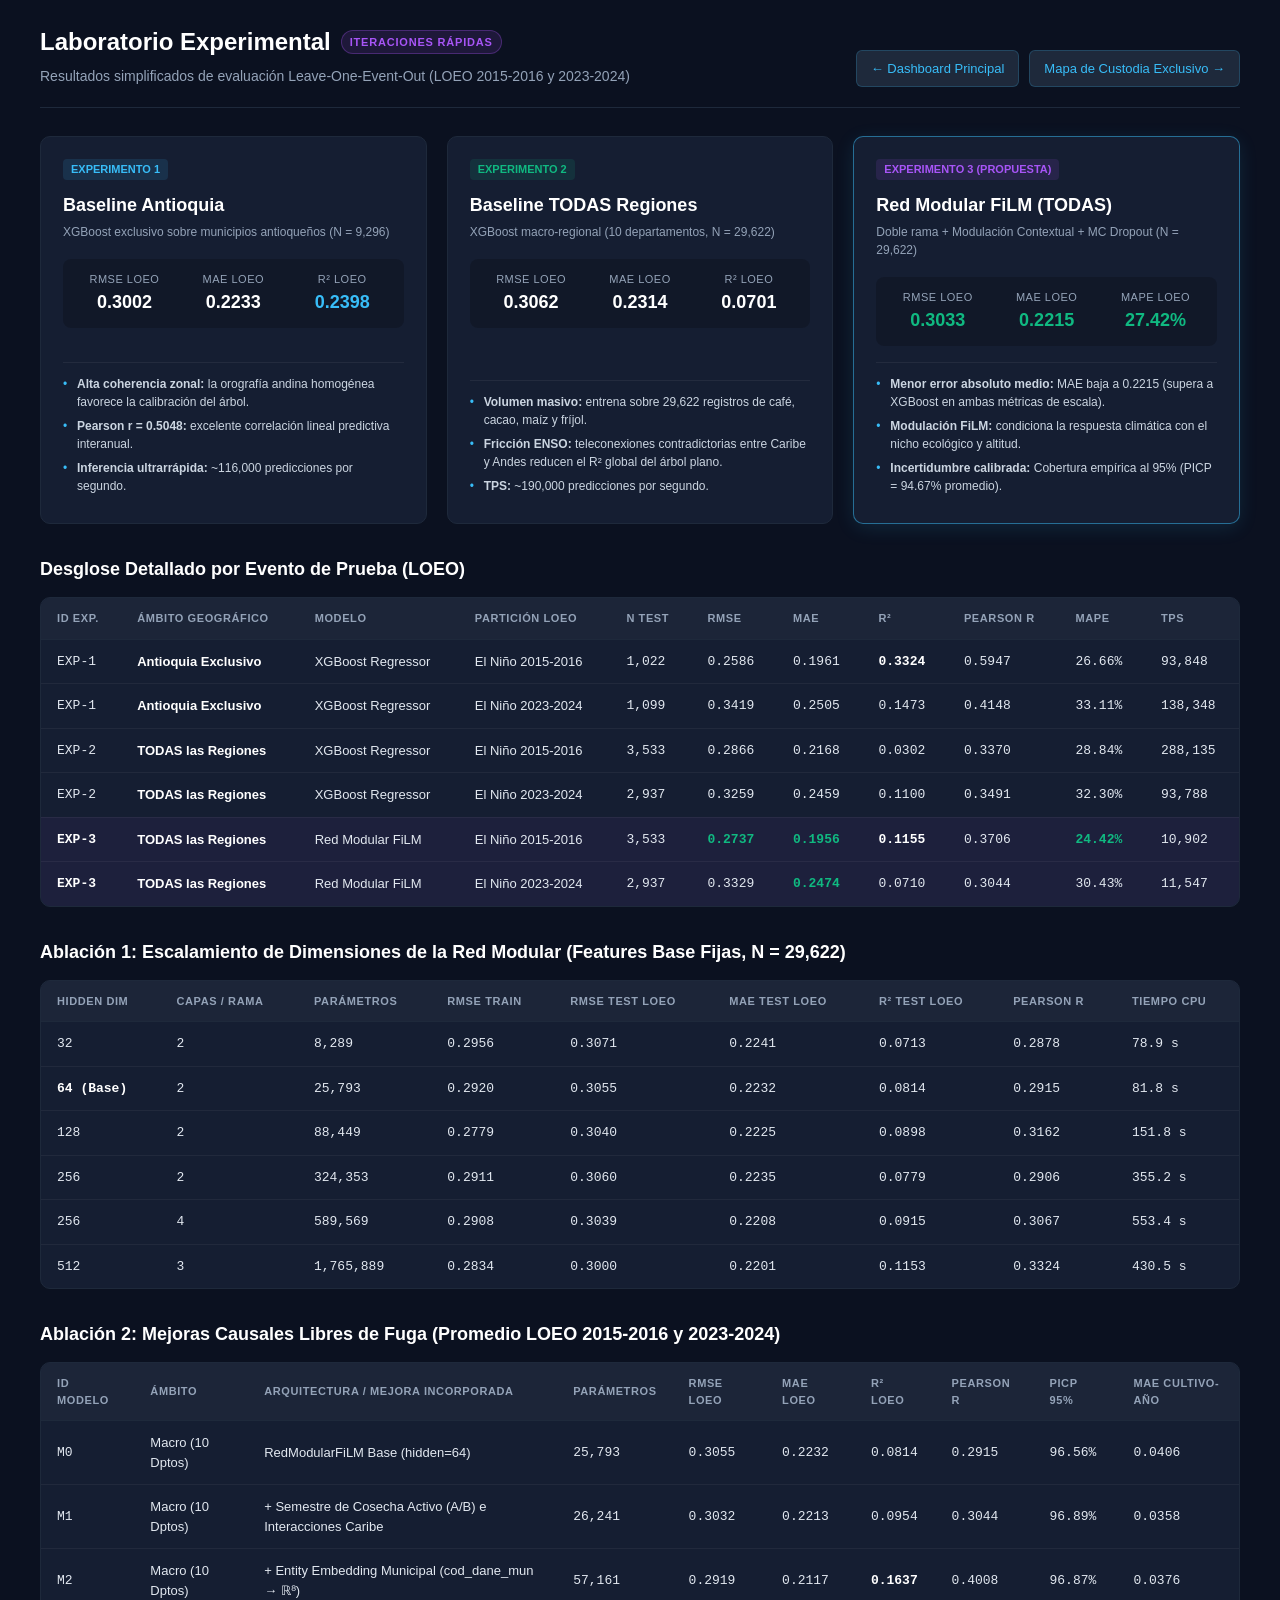
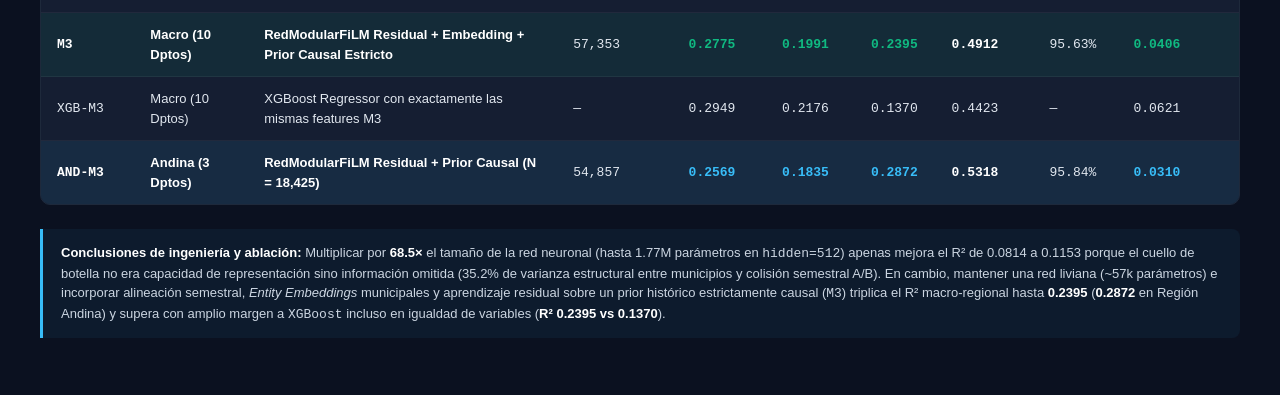
<file: Experimental/index.html>
<!DOCTYPE html>
<html lang="es">
<head>
  <meta charset="UTF-8">
  <meta name="viewport" content="width=device-width, initial-scale=1.0">
  <title>Laboratorio Experimental - Resultados Simplificados</title>
  <style>
    :root {
      --bg-color: #0b1120;
      --card-bg: #151e32;
      --card-border: #1e293b;
      --card-hover: #1e2c4a;
      --primary: #38bdf8;
      --primary-dim: rgba(56, 189, 248, 0.12);
      --accent: #10b981;
      --accent-dim: rgba(16, 185, 129, 0.12);
      --warning: #f59e0b;
      --warning-dim: rgba(245, 158, 11, 0.12);
      --purple: #a855f7;
      --purple-dim: rgba(168, 85, 247, 0.12);
      --text: #f1f5f9;
      --text-muted: #94a3b8;
      --font: -apple-system, BlinkMacSystemFont, "Segoe UI", Roboto, Helvetica, Arial, sans-serif;
    }

    * { box-sizing: border-box; margin: 0; padding: 0; }
    body {
      background-color: var(--bg-color);
      color: var(--text);
      font-family: var(--font);
      line-height: 1.5;
      padding: 24px 20px 60px;
    }

    .container {
      max-width: 1200px;
      margin: 0 auto;
    }

    header {
      margin-bottom: 28px;
      padding-bottom: 20px;
      border-bottom: 1px solid var(--card-border);
      display: flex;
      flex-wrap: wrap;
      justify-content: space-between;
      align-items: flex-end;
      gap: 16px;
    }

    .header-title h1 {
      font-size: 24px;
      font-weight: 700;
      color: #fff;
      display: flex;
      align-items: center;
      gap: 10px;
    }

    .badge-lab {
      font-size: 11px;
      text-transform: uppercase;
      letter-spacing: 0.8px;
      background: var(--purple-dim);
      color: var(--purple);
      border: 1px solid rgba(168, 85, 247, 0.3);
      padding: 3px 8px;
      border-radius: 999px;
      font-weight: 600;
    }

    .header-title p {
      color: var(--text-muted);
      font-size: 14px;
      margin-top: 6px;
    }

    .nav-links {
      display: flex;
      gap: 10px;
    }

    .btn-link {
      display: inline-flex;
      align-items: center;
      gap: 6px;
      background: #1e293b;
      color: var(--primary);
      text-decoration: none;
      padding: 8px 14px;
      border-radius: 6px;
      font-size: 13px;
      font-weight: 500;
      transition: all 0.2s ease;
      border: 1px solid rgba(56, 189, 248, 0.2);
    }

    .btn-link:hover {
      background: #27354f;
      border-color: var(--primary);
      color: #fff;
    }

    /* Grid de tarjetas comparativas */
    .exp-grid {
      display: grid;
      grid-template-columns: repeat(auto-fit, minmax(340px, 1fr));
      gap: 20px;
      margin-bottom: 32px;
    }

    .exp-card {
      background: var(--card-bg);
      border: 1px solid var(--card-border);
      border-radius: 10px;
      padding: 22px;
      transition: transform 0.2s, border-color 0.2s;
      position: relative;
      display: flex;
      flex-direction: column;
    }

    .exp-card:hover {
      border-color: var(--primary);
      transform: translateY(-2px);
    }

    .exp-card.featured {
      border-color: rgba(56, 189, 248, 0.5);
      box-shadow: 0 4px 20px -2px rgba(56, 189, 248, 0.15);
    }

    .card-tag {
      display: inline-block;
      font-size: 11px;
      font-weight: 600;
      text-transform: uppercase;
      padding: 2px 8px;
      border-radius: 4px;
      margin-bottom: 12px;
      width: fit-content;
    }

    .tag-blue { background: var(--primary-dim); color: var(--primary); }
    .tag-green { background: var(--accent-dim); color: var(--accent); }
    .tag-purple { background: var(--purple-dim); color: var(--purple); }

    .card-title {
      font-size: 18px;
      font-weight: 600;
      color: #fff;
      margin-bottom: 4px;
    }

    .card-sub {
      font-size: 12px;
      color: var(--text-muted);
      margin-bottom: 18px;
    }

    .metric-row {
      display: grid;
      grid-template-columns: repeat(3, 1fr);
      gap: 10px;
      background: rgba(0, 0, 0, 0.2);
      padding: 12px;
      border-radius: 8px;
      margin-bottom: 16px;
      text-align: center;
    }

    .metric-cell .label {
      font-size: 11px;
      color: var(--text-muted);
      text-transform: uppercase;
      letter-spacing: 0.5px;
    }

    .metric-cell .val {
      font-size: 18px;
      font-weight: 700;
      color: #fff;
      margin-top: 2px;
    }

    .metric-cell .val.highlight {
      color: var(--accent);
    }

    .metric-cell .val.highlight-blue {
      color: var(--primary);
    }

    .notes-list {
      font-size: 12px;
      color: #cbd5e1;
      list-style: none;
      margin-top: auto;
      border-top: 1px solid rgba(255, 255, 255, 0.06);
      padding-top: 12px;
    }

    .notes-list li {
      margin-bottom: 6px;
      position: relative;
      padding-left: 14px;
    }

    .notes-list li::before {
      content: "•";
      position: absolute;
      left: 0;
      color: var(--primary);
    }

    /* Tabla comparativa */
    .section-title {
      font-size: 18px;
      font-weight: 600;
      color: #fff;
      margin: 32px 0 14px;
      display: flex;
      align-items: center;
      gap: 8px;
    }

    .table-container {
      background: var(--card-bg);
      border: 1px solid var(--card-border);
      border-radius: 10px;
      overflow-x: auto;
    }

    table {
      width: 100%;
      border-collapse: collapse;
      text-align: left;
      font-size: 13px;
    }

    th {
      background: rgba(255, 255, 255, 0.03);
      color: var(--text-muted);
      font-weight: 600;
      text-transform: uppercase;
      font-size: 11px;
      letter-spacing: 0.6px;
      padding: 12px 16px;
      border-bottom: 1px solid var(--card-border);
    }

    td {
      padding: 12px 16px;
      border-bottom: 1px solid rgba(255, 255, 255, 0.05);
      color: #e2e8f0;
    }

    tr:last-child td { border-bottom: none; }
    tr:hover td { background: rgba(255, 255, 255, 0.02); }

    .bold-white { font-weight: 600; color: #fff; }
    .mono { font-family: ui-monospace, SFMono-Regular, Menlo, Monaco, Consolas, monospace; }

    .banner-note {
      margin-top: 24px;
      background: rgba(56, 189, 248, 0.06);
      border-left: 3px solid var(--primary);
      padding: 14px 18px;
      border-radius: 0 8px 8px 0;
      font-size: 13px;
      color: #cbd5e1;
    }

    .banner-note strong { color: #fff; }
  </style>
</head>
<body>
  <div class="container">
    <header>
      <div class="header-title">
        <h1>
          Laboratorio Experimental
          <span class="badge-lab">Iteraciones Rápidas</span>
        </h1>
        <p>Resultados simplificados de evaluación Leave-One-Event-Out (LOEO 2015-2016 y 2023-2024)</p>
      </div>
      <div class="nav-links">
        <a href="../dashboard_tecnico/index.html" class="btn-link">
          ← Dashboard Principal
        </a>
        <a href="../dashboard_tecnico/exclusivo.html" class="btn-link">
          Mapa de Custodia Exclusivo →
        </a>
      </div>
    </header>

    <!-- Tarjetas de los 3 Experimentos -->
    <div class="exp-grid">
      <!-- Exp 1 -->
      <div class="exp-card">
        <span class="card-tag tag-blue">Experimento 1</span>
        <h2 class="card-title">Baseline Antioquia</h2>
        <div class="card-sub">XGBoost exclusivo sobre municipios antioqueños (N = 9,296)</div>
        <div class="metric-row">
          <div class="metric-cell">
            <div class="label">RMSE LOEO</div>
            <div class="val">0.3002</div>
          </div>
          <div class="metric-cell">
            <div class="label">MAE LOEO</div>
            <div class="val">0.2233</div>
          </div>
          <div class="metric-cell">
            <div class="label">R² LOEO</div>
            <div class="val highlight-blue">0.2398</div>
          </div>
        </div>
        <ul class="notes-list">
          <li><strong>Alta coherencia zonal:</strong> la orografía andina homogénea favorece la calibración del árbol.</li>
          <li><strong>Pearson r = 0.5048:</strong> excelente correlación lineal predictiva interanual.</li>
          <li><strong>Inferencia ultrarrápida:</strong> ~116,000 predicciones por segundo.</li>
        </ul>
      </div>

      <!-- Exp 2 -->
      <div class="exp-card">
        <span class="card-tag tag-green">Experimento 2</span>
        <h2 class="card-title">Baseline TODAS Regiones</h2>
        <div class="card-sub">XGBoost macro-regional (10 departamentos, N = 29,622)</div>
        <div class="metric-row">
          <div class="metric-cell">
            <div class="label">RMSE LOEO</div>
            <div class="val">0.3062</div>
          </div>
          <div class="metric-cell">
            <div class="label">MAE LOEO</div>
            <div class="val">0.2314</div>
          </div>
          <div class="metric-cell">
            <div class="label">R² LOEO</div>
            <div class="val">0.0701</div>
          </div>
        </div>
        <ul class="notes-list">
          <li><strong>Volumen masivo:</strong> entrena sobre 29,622 registros de café, cacao, maíz y fríjol.</li>
          <li><strong>Fricción ENSO:</strong> teleconexiones contradictorias entre Caribe y Andes reducen el R² global del árbol plano.</li>
          <li><strong>TPS:</strong> ~190,000 predicciones por segundo.</li>
        </ul>
      </div>

      <!-- Exp 3 -->
      <div class="exp-card featured">
        <span class="card-tag tag-purple">Experimento 3 (Propuesta)</span>
        <h2 class="card-title">Red Modular FiLM (TODAS)</h2>
        <div class="card-sub">Doble rama + Modulación Contextual + MC Dropout (N = 29,622)</div>
        <div class="metric-row">
          <div class="metric-cell">
            <div class="label">RMSE LOEO</div>
            <div class="val highlight">0.3033</div>
          </div>
          <div class="metric-cell">
            <div class="label">MAE LOEO</div>
            <div class="val highlight">0.2215</div>
          </div>
          <div class="metric-cell">
            <div class="label">MAPE LOEO</div>
            <div class="val highlight">27.42%</div>
          </div>
        </div>
        <ul class="notes-list">
          <li><strong>Menor error absoluto medio:</strong> MAE baja a 0.2215 (supera a XGBoost en ambas métricas de escala).</li>
          <li><strong>Modulación FiLM:</strong> condiciona la respuesta climática con el nicho ecológico y altitud.</li>
          <li><strong>Incertidumbre calibrada:</strong> Cobertura empírica al 95% (PICP = 94.67% promedio).</li>
        </ul>
      </div>
    </div>

    <!-- Tabla Detallada por Split LOEO -->
    <h3 class="section-title">Desglose Detallado por Evento de Prueba (LOEO)</h3>
    <div class="table-container">
      <table>
        <thead>
          <tr>
            <th>ID Exp.</th>
            <th>Ámbito Geográfico</th>
            <th>Modelo</th>
            <th>Partición LOEO</th>
            <th>N Test</th>
            <th>RMSE</th>
            <th>MAE</th>
            <th>R²</th>
            <th>Pearson r</th>
            <th>MAPE</th>
            <th>TPS</th>
          </tr>
        </thead>
        <tbody>
          <tr>
            <td class="mono">EXP-1</td>
            <td class="bold-white">Antioquia Exclusivo</td>
            <td>XGBoost Regressor</td>
            <td>El Niño 2015-2016</td>
            <td class="mono">1,022</td>
            <td class="mono">0.2586</td>
            <td class="mono">0.1961</td>
            <td class="mono bold-white">0.3324</td>
            <td class="mono">0.5947</td>
            <td class="mono">26.66%</td>
            <td class="mono">93,848</td>
          </tr>
          <tr>
            <td class="mono">EXP-1</td>
            <td class="bold-white">Antioquia Exclusivo</td>
            <td>XGBoost Regressor</td>
            <td>El Niño 2023-2024</td>
            <td class="mono">1,099</td>
            <td class="mono">0.3419</td>
            <td class="mono">0.2505</td>
            <td class="mono">0.1473</td>
            <td class="mono">0.4148</td>
            <td class="mono">33.11%</td>
            <td class="mono">138,348</td>
          </tr>
          <tr>
            <td class="mono">EXP-2</td>
            <td class="bold-white">TODAS las Regiones</td>
            <td>XGBoost Regressor</td>
            <td>El Niño 2015-2016</td>
            <td class="mono">3,533</td>
            <td class="mono">0.2866</td>
            <td class="mono">0.2168</td>
            <td class="mono">0.0302</td>
            <td class="mono">0.3370</td>
            <td class="mono">28.84%</td>
            <td class="mono">288,135</td>
          </tr>
          <tr>
            <td class="mono">EXP-2</td>
            <td class="bold-white">TODAS las Regiones</td>
            <td>XGBoost Regressor</td>
            <td>El Niño 2023-2024</td>
            <td class="mono">2,937</td>
            <td class="mono">0.3259</td>
            <td class="mono">0.2459</td>
            <td class="mono">0.1100</td>
            <td class="mono">0.3491</td>
            <td class="mono">32.30%</td>
            <td class="mono">93,788</td>
          </tr>
          <tr style="background: rgba(168, 85, 247, 0.05);">
            <td class="mono bold-white">EXP-3</td>
            <td class="bold-white">TODAS las Regiones</td>
            <td>Red Modular FiLM</td>
            <td>El Niño 2015-2016</td>
            <td class="mono">3,533</td>
            <td class="mono bold-white" style="color: var(--accent);">0.2737</td>
            <td class="mono bold-white" style="color: var(--accent);">0.1956</td>
            <td class="mono bold-white">0.1155</td>
            <td class="mono">0.3706</td>
            <td class="mono bold-white" style="color: var(--accent);">24.42%</td>
            <td class="mono">10,902</td>
          </tr>
          <tr style="background: rgba(168, 85, 247, 0.05);">
            <td class="mono bold-white">EXP-3</td>
            <td class="bold-white">TODAS las Regiones</td>
            <td>Red Modular FiLM</td>
            <td>El Niño 2023-2024</td>
            <td class="mono">2,937</td>
            <td class="mono">0.3329</td>
            <td class="mono bold-white" style="color: var(--accent);">0.2474</td>
            <td class="mono">0.0710</td>
            <td class="mono">0.3044</td>
            <td class="mono">30.43%</td>
            <td class="mono">11,547</td>
          </tr>
        </tbody>
      </table>
    </div>

    <!-- Sección 2: Escalamiento de Dimensiones -->
    <h3 class="section-title">Ablación 1: Escalamiento de Dimensiones de la Red Modular (Features Base Fijas, N = 29,622)</h3>
    <div class="table-container">
      <table>
        <thead>
          <tr>
            <th>Hidden Dim</th>
            <th>Capas / Rama</th>
            <th>Parámetros</th>
            <th>RMSE Train</th>
            <th>RMSE Test LOEO</th>
            <th>MAE Test LOEO</th>
            <th>R² Test LOEO</th>
            <th>Pearson r</th>
            <th>Tiempo CPU</th>
          </tr>
        </thead>
        <tbody>
          <tr>
            <td class="mono">32</td>
            <td class="mono">2</td>
            <td class="mono">8,289</td>
            <td class="mono">0.2956</td>
            <td class="mono">0.3071</td>
            <td class="mono">0.2241</td>
            <td class="mono">0.0713</td>
            <td class="mono">0.2878</td>
            <td class="mono">78.9 s</td>
          </tr>
          <tr>
            <td class="mono bold-white">64 (Base)</td>
            <td class="mono">2</td>
            <td class="mono">25,793</td>
            <td class="mono">0.2920</td>
            <td class="mono">0.3055</td>
            <td class="mono">0.2232</td>
            <td class="mono">0.0814</td>
            <td class="mono">0.2915</td>
            <td class="mono">81.8 s</td>
          </tr>
          <tr>
            <td class="mono">128</td>
            <td class="mono">2</td>
            <td class="mono">88,449</td>
            <td class="mono">0.2779</td>
            <td class="mono">0.3040</td>
            <td class="mono">0.2225</td>
            <td class="mono">0.0898</td>
            <td class="mono">0.3162</td>
            <td class="mono">151.8 s</td>
          </tr>
          <tr>
            <td class="mono">256</td>
            <td class="mono">2</td>
            <td class="mono">324,353</td>
            <td class="mono">0.2911</td>
            <td class="mono">0.3060</td>
            <td class="mono">0.2235</td>
            <td class="mono">0.0779</td>
            <td class="mono">0.2906</td>
            <td class="mono">355.2 s</td>
          </tr>
          <tr>
            <td class="mono">256</td>
            <td class="mono">4</td>
            <td class="mono">589,569</td>
            <td class="mono">0.2908</td>
            <td class="mono">0.3039</td>
            <td class="mono">0.2208</td>
            <td class="mono">0.0915</td>
            <td class="mono">0.3067</td>
            <td class="mono">553.4 s</td>
          </tr>
          <tr>
            <td class="mono">512</td>
            <td class="mono">3</td>
            <td class="mono">1,765,889</td>
            <td class="mono">0.2834</td>
            <td class="mono">0.3000</td>
            <td class="mono">0.2201</td>
            <td class="mono">0.1153</td>
            <td class="mono">0.3324</td>
            <td class="mono">430.5 s</td>
          </tr>
        </tbody>
      </table>
    </div>

    <!-- Sección 3: Mejoras Estructurales Libres de Fuga -->
    <h3 class="section-title">Ablación 2: Mejoras Causales Libres de Fuga (Promedio LOEO 2015-2016 y 2023-2024)</h3>
    <div class="table-container">
      <table>
        <thead>
          <tr>
            <th>ID Modelo</th>
            <th>Ámbito</th>
            <th>Arquitectura / Mejora Incorporada</th>
            <th>Parámetros</th>
            <th>RMSE LOEO</th>
            <th>MAE LOEO</th>
            <th>R² LOEO</th>
            <th>Pearson r</th>
            <th>PICP 95%</th>
            <th>MAE Cultivo-Año</th>
          </tr>
        </thead>
        <tbody>
          <tr>
            <td class="mono">M0</td>
            <td>Macro (10 Dptos)</td>
            <td>RedModularFiLM Base (hidden=64)</td>
            <td class="mono">25,793</td>
            <td class="mono">0.3055</td>
            <td class="mono">0.2232</td>
            <td class="mono">0.0814</td>
            <td class="mono">0.2915</td>
            <td class="mono">96.56%</td>
            <td class="mono">0.0406</td>
          </tr>
          <tr>
            <td class="mono">M1</td>
            <td>Macro (10 Dptos)</td>
            <td>+ Semestre de Cosecha Activo (A/B) e Interacciones Caribe</td>
            <td class="mono">26,241</td>
            <td class="mono">0.3032</td>
            <td class="mono">0.2213</td>
            <td class="mono">0.0954</td>
            <td class="mono">0.3044</td>
            <td class="mono">96.89%</td>
            <td class="mono">0.0358</td>
          </tr>
          <tr>
            <td class="mono">M2</td>
            <td>Macro (10 Dptos)</td>
            <td>+ Entity Embedding Municipal (cod_dane_mun → ℝ⁸)</td>
            <td class="mono">57,161</td>
            <td class="mono">0.2919</td>
            <td class="mono">0.2117</td>
            <td class="mono bold-white">0.1637</td>
            <td class="mono">0.4008</td>
            <td class="mono">96.87%</td>
            <td class="mono">0.0376</td>
          </tr>
          <tr style="background: rgba(16, 185, 129, 0.08);">
            <td class="mono bold-white">M3</td>
            <td class="bold-white">Macro (10 Dptos)</td>
            <td class="bold-white">RedModularFiLM Residual + Embedding + Prior Causal Estricto</td>
            <td class="mono">57,353</td>
            <td class="mono bold-white" style="color: var(--accent);">0.2775</td>
            <td class="mono bold-white" style="color: var(--accent);">0.1991</td>
            <td class="mono bold-white" style="color: var(--accent);">0.2395</td>
            <td class="mono bold-white">0.4912</td>
            <td class="mono">95.63%</td>
            <td class="mono bold-white" style="color: var(--accent);">0.0406</td>
          </tr>
          <tr>
            <td class="mono">XGB-M3</td>
            <td>Macro (10 Dptos)</td>
            <td>XGBoost Regressor con exactamente las mismas features M3</td>
            <td class="mono">—</td>
            <td class="mono">0.2949</td>
            <td class="mono">0.2176</td>
            <td class="mono">0.1370</td>
            <td class="mono">0.4423</td>
            <td class="mono">—</td>
            <td class="mono">0.0621</td>
          </tr>
          <tr style="background: rgba(56, 189, 248, 0.08);">
            <td class="mono bold-white">AND-M3</td>
            <td class="bold-white">Andina (3 Dptos)</td>
            <td class="bold-white">RedModularFiLM Residual + Prior Causal (N = 18,425)</td>
            <td class="mono">54,857</td>
            <td class="mono bold-white" style="color: var(--primary);">0.2569</td>
            <td class="mono bold-white" style="color: var(--primary);">0.1835</td>
            <td class="mono bold-white" style="color: var(--primary);">0.2872</td>
            <td class="mono bold-white">0.5318</td>
            <td class="mono">95.84%</td>
            <td class="mono bold-white" style="color: var(--primary);">0.0310</td>
          </tr>
        </tbody>
      </table>
    </div>

    <!-- Banner Explicativo -->
    <div class="banner-note">
      <strong>Conclusiones de ingeniería y ablación:</strong>
      Multiplicar por <strong>68.5×</strong> el tamaño de la red neuronal (hasta 1.77M parámetros en <code>hidden=512</code>) apenas mejora el R² de 0.0814 a 0.1153 porque el cuello de botella no era capacidad de representación sino información omitida (35.2% de varianza estructural entre municipios y colisión semestral A/B). En cambio, mantener una red liviana (~57k parámetros) e incorporar alineación semestral, <em>Entity Embeddings</em> municipales y aprendizaje residual sobre un prior histórico estrictamente causal (<code>M3</code>) triplica el R² macro-regional hasta <strong>0.2395</strong> (<strong>0.2872</strong> en Región Andina) y supera con amplio margen a <code>XGBoost</code> incluso en igualdad de variables (<strong>R² 0.2395 vs 0.1370</strong>).
    </div>
  </div>
</body>
</html>
</file>
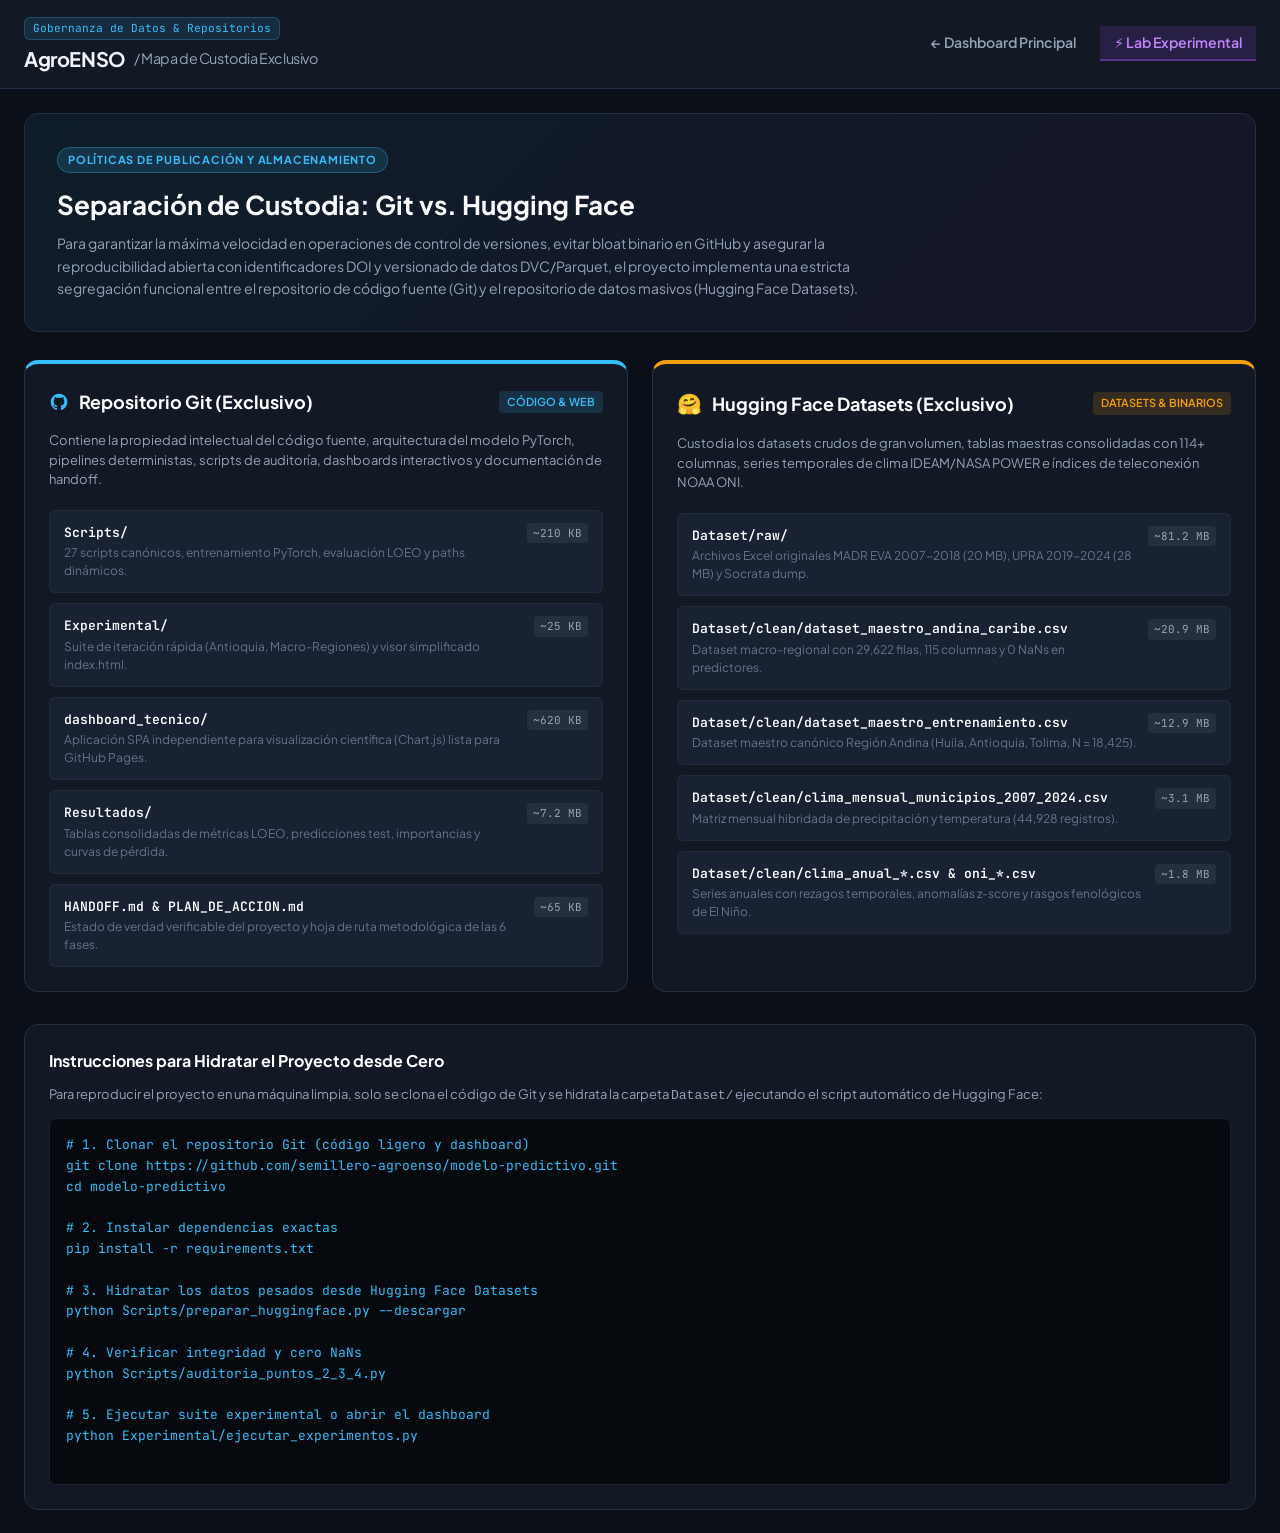
<file: dashboard_tecnico/exclusivo.html>
<!doctype html>
<html lang="es-CO">
<head>
  <meta charset="utf-8">
  <meta name="viewport" content="width=device-width, initial-scale=1">
  <title>AgroENSO · Exclusivo: Mapa de Custodia Git & Hugging Face</title>
  <meta name="description" content="Detalle de segregación y gobernanza de datos y código: qué vive exclusivamente en el repositorio Git y qué vive exclusivamente en Hugging Face Datasets.">

  <link rel="preconnect" href="https://fonts.googleapis.com">
  <link rel="preconnect" href="https://fonts.gstatic.com" crossorigin>
  <link rel="stylesheet" href="https://fonts.googleapis.com/css2?family=JetBrains+Mono:wght@400;500;600&family=Plus+Jakarta+Sans:wght@400;500;600;700&display=swap">

  <link rel="stylesheet" href="css/dashboard.css">
  <style>
    .exclusivo-hero {
      background: linear-gradient(135deg, rgba(56, 189, 248, 0.08) 0%, rgba(139, 92, 246, 0.08) 100%);
      border: 1px solid var(--border-color);
      border-radius: var(--radius-lg);
      padding: 32px;
      margin-bottom: 28px;
    }
    .hero-badge {
      display: inline-block;
      font-size: 11px;
      font-weight: 700;
      letter-spacing: 0.8px;
      text-transform: uppercase;
      background: rgba(56, 189, 248, 0.15);
      color: var(--accent-blue);
      border: 1px solid rgba(56, 189, 248, 0.3);
      padding: 4px 10px;
      border-radius: 999px;
      margin-bottom: 12px;
    }
    .exclusivo-hero h2 {
      font-size: 26px;
      font-weight: 700;
      color: #fff;
      margin-bottom: 8px;
    }
    .exclusivo-hero p {
      color: var(--text-muted);
      font-size: 14px;
      max-width: 860px;
      line-height: 1.6;
    }

    .split-grid {
      display: grid;
      grid-template-columns: repeat(auto-fit, minmax(460px, 1fr));
      gap: 24px;
      margin-bottom: 32px;
    }
    @media (max-width: 600px) {
      .split-grid { grid-template-columns: 1fr; }
    }

    .vault-card {
      background: var(--bg-card);
      border: 1px solid var(--border-color);
      border-radius: var(--radius-lg);
      padding: 24px;
      display: flex;
      flex-direction: column;
      position: relative;
    }
    .vault-card.git-vault {
      border-top: 4px solid var(--accent-blue);
    }
    .vault-card.hf-vault {
      border-top: 4px solid var(--accent-amber);
    }

    .vault-header {
      display: flex;
      align-items: center;
      justify-content: space-between;
      margin-bottom: 16px;
    }
    .vault-title {
      font-size: 18px;
      font-weight: 700;
      color: #fff;
      display: flex;
      align-items: center;
      gap: 10px;
    }
    .vault-pill {
      font-size: 11px;
      font-weight: 600;
      padding: 3px 8px;
      border-radius: 4px;
      text-transform: uppercase;
    }
    .pill-git { background: rgba(56, 189, 248, 0.15); color: var(--accent-blue); }
    .pill-hf { background: rgba(245, 158, 11, 0.15); color: var(--accent-amber); }

    .vault-desc {
      font-size: 13px;
      color: var(--text-muted);
      margin-bottom: 20px;
      line-height: 1.5;
    }

    .vault-items {
      list-style: none;
      display: flex;
      flex-direction: column;
      gap: 10px;
    }
    .vault-item {
      background: var(--bg-card-sub);
      border: 1px solid rgba(255, 255, 255, 0.04);
      border-radius: var(--radius-sm);
      padding: 12px 14px;
      display: flex;
      justify-content: space-between;
      align-items: flex-start;
      gap: 12px;
    }
    .item-info .item-name {
      font-family: var(--font-mono);
      font-size: 13px;
      font-weight: 600;
      color: #fff;
    }
    .item-info .item-sub {
      font-size: 12px;
      color: var(--text-dim);
      margin-top: 2px;
    }
    .item-badge {
      font-size: 11px;
      font-family: var(--font-mono);
      padding: 2px 6px;
      border-radius: 4px;
      background: rgba(255, 255, 255, 0.06);
      color: var(--text-muted);
      white-space: nowrap;
    }

    .guide-box {
      background: var(--bg-card);
      border: 1px solid var(--border-color);
      border-radius: var(--radius-lg);
      padding: 24px;
      margin-top: 28px;
    }
    .guide-box h3 {
      font-size: 16px;
      font-weight: 700;
      color: #fff;
      margin-bottom: 12px;
    }
    .code-block {
      background: #06090e;
      border: 1px solid #1a2233;
      border-radius: var(--radius-sm);
      padding: 16px;
      font-family: var(--font-mono);
      font-size: 13px;
      color: #38bdf8;
      overflow-x: auto;
      margin-top: 10px;
      line-height: 1.6;
    }
  </style>
</head>
<body>

  <!-- Barra superior técnica -->
  <header class="topbar">
    <div class="topbar__wrap">
      <div class="topbar__brand">
        <span class="badge-tag">Gobernanza de Datos & Repositorios</span>
        <h1>AgroENSO <span class="sub">/ Mapa de Custodia Exclusivo</span></h1>
      </div>
      <div class="topbar__meta">
        <a href="index.html" class="tab-btn" style="text-decoration:none; padding: 6px 14px;">
          ← Dashboard Principal
        </a>
        <a href="../Experimental/index.html" class="tab-btn" style="text-decoration:none; padding: 6px 14px; background: rgba(168, 85, 247, 0.15); border-color: rgba(168, 85, 247, 0.4); color: #c084fc;">
          ⚡ Lab Experimental
        </a>
      </div>
    </div>
  </header>

  <main class="main-content" style="max-width: 1440px; margin: 0 auto; padding: 24px;">

    <!-- Banner Hero -->
    <div class="exclusivo-hero">
      <span class="hero-badge">Políticas de Publicación y Almacenamiento</span>
      <h2>Separación de Custodia: Git vs. Hugging Face</h2>
      <p>
        Para garantizar la máxima velocidad en operaciones de control de versiones, evitar bloat binario en GitHub y asegurar la reproducibilidad abierta con identificadores DOI y versionado de datos DVC/Parquet, el proyecto implementa una estricta segregación funcional entre el repositorio de código fuente (Git) y el repositorio de datos masivos (Hugging Face Datasets).
      </p>
    </div>

    <!-- Comparativa de Bóvedas Exclusivas -->
    <div class="split-grid">
      
      <!-- Bóveda Git -->
      <div class="vault-card git-vault">
        <div class="vault-header">
          <div class="vault-title">
            <svg width="20" height="20" fill="currentColor" viewBox="0 0 24 24" style="color:var(--accent-blue)"><path d="M12 2C6.477 2 2 6.477 2 12c0 4.42 2.87 8.17 6.84 9.5.5.08.66-.23.66-.5v-1.69c-2.77.6-3.36-1.34-3.36-1.34-.46-1.16-1.11-1.47-1.11-1.47-.91-.62.07-.6.07-.6 1 .07 1.53 1.03 1.53 1.03.87 1.52 2.34 1.07 2.91.83.1-.65.35-1.09.63-1.34-2.22-.25-4.55-1.11-4.55-4.92 0-1.11.38-2 1.03-2.71-.1-.25-.45-1.29.1-2.64 0 0 .84-.27 2.75 1.02.79-.22 1.65-.33 2.5-.33.85 0 1.71.11 2.5.33 1.91-1.29 2.75-1.02 2.75-1.02.55 1.35.2 2.39.1 2.64.65.71 1.03 1.6 1.03 2.71 0 3.82-2.34 4.66-4.57 4.91.36.31.69.92.69 1.85V21c0 .27.16.59.67.5C19.14 20.16 22 16.42 22 12A10 10 0 0 0 12 2z"/></svg>
            Repositorio Git (Exclusivo)
          </div>
          <span class="vault-pill pill-git">Código & Web</span>
        </div>
        <p class="vault-desc">
          Contiene la propiedad intelectual del código fuente, arquitectura del modelo PyTorch, pipelines deterministas, scripts de auditoría, dashboards interactivos y documentación de handoff.
        </p>
        <ul class="vault-items">
          <li class="vault-item">
            <div class="item-info">
              <div class="item-name">Scripts/</div>
              <div class="item-sub">27 scripts canónicos, entrenamiento PyTorch, evaluación LOEO y paths dinámicos.</div>
            </div>
            <span class="item-badge">~210 KB</span>
          </li>
          <li class="vault-item">
            <div class="item-info">
              <div class="item-name">Experimental/</div>
              <div class="item-sub">Suite de iteración rápida (Antioquia, Macro-Regiones) y visor simplificado index.html.</div>
            </div>
            <span class="item-badge">~25 KB</span>
          </li>
          <li class="vault-item">
            <div class="item-info">
              <div class="item-name">dashboard_tecnico/</div>
              <div class="item-sub">Aplicación SPA independiente para visualización científica (Chart.js) lista para GitHub Pages.</div>
            </div>
            <span class="item-badge">~620 KB</span>
          </li>
          <li class="vault-item">
            <div class="item-info">
              <div class="item-name">Resultados/</div>
              <div class="item-sub">Tablas consolidadas de métricas LOEO, predicciones test, importancias y curvas de pérdida.</div>
            </div>
            <span class="item-badge">~7.2 MB</span>
          </li>
          <li class="vault-item">
            <div class="item-info">
              <div class="item-name">HANDOFF.md & PLAN_DE_ACCION.md</div>
              <div class="item-sub">Estado de verdad verificable del proyecto y hoja de ruta metodológica de las 6 fases.</div>
            </div>
            <span class="item-badge">~65 KB</span>
          </li>
        </ul>
      </div>

      <!-- Bóveda Hugging Face -->
      <div class="vault-card hf-vault">
        <div class="vault-header">
          <div class="vault-title">
            <span style="font-size:20px;">🤗</span>
            Hugging Face Datasets (Exclusivo)
          </div>
          <span class="vault-pill pill-hf">Datasets & Binarios</span>
        </div>
        <p class="vault-desc">
          Custodia los datasets crudos de gran volumen, tablas maestras consolidadas con 114+ columnas, series temporales de clima IDEAM/NASA POWER e índices de teleconexión NOAA ONI.
        </p>
        <ul class="vault-items">
          <li class="vault-item">
            <div class="item-info">
              <div class="item-name">Dataset/raw/</div>
              <div class="item-sub">Archivos Excel originales MADR EVA 2007-2018 (20 MB), UPRA 2019-2024 (28 MB) y Socrata dump.</div>
            </div>
            <span class="item-badge">~81.2 MB</span>
          </li>
          <li class="vault-item">
            <div class="item-info">
              <div class="item-name">Dataset/clean/dataset_maestro_andina_caribe.csv</div>
              <div class="item-sub">Dataset macro-regional con 29,622 filas, 115 columnas y 0 NaNs en predictores.</div>
            </div>
            <span class="item-badge">~20.9 MB</span>
          </li>
          <li class="vault-item">
            <div class="item-info">
              <div class="item-name">Dataset/clean/dataset_maestro_entrenamiento.csv</div>
              <div class="item-sub">Dataset maestro canónico Región Andina (Huila, Antioquia, Tolima, N = 18,425).</div>
            </div>
            <span class="item-badge">~12.9 MB</span>
          </li>
          <li class="vault-item">
            <div class="item-info">
              <div class="item-name">Dataset/clean/clima_mensual_municipios_2007_2024.csv</div>
              <div class="item-sub">Matriz mensual hibridada de precipitación y temperatura (44,928 registros).</div>
            </div>
            <span class="item-badge">~3.1 MB</span>
          </li>
          <li class="vault-item">
            <div class="item-info">
              <div class="item-name">Dataset/clean/clima_anual_*.csv & oni_*.csv</div>
              <div class="item-sub">Series anuales con rezagos temporales, anomalías z-score y rasgos fenológicos de El Niño.</div>
            </div>
            <span class="item-badge">~1.8 MB</span>
          </li>
        </ul>
      </div>

    </div>

    <!-- Guía de Hidratación Rápida -->
    <div class="guide-box">
      <h3>Instrucciones para Hidratar el Proyecto desde Cero</h3>
      <p style="font-size: 13px; color: var(--text-muted); margin-bottom: 12px;">
        Para reproducir el proyecto en una máquina limpia, solo se clona el código de Git y se hidrata la carpeta <code>Dataset/</code> ejecutando el script automático de Hugging Face:
      </p>
      <pre class="code-block">
# 1. Clonar el repositorio Git (código ligero y dashboard)
git clone https://github.com/semillero-agroenso/modelo-predictivo.git
cd modelo-predictivo

# 2. Instalar dependencias exactas
pip install -r requirements.txt

# 3. Hidratar los datos pesados desde Hugging Face Datasets
python Scripts/preparar_huggingface.py --descargar

# 4. Verificar integridad y cero NaNs
python Scripts/auditoria_puntos_2_3_4.py

# 5. Ejecutar suite experimental o abrir el dashboard
python Experimental/ejecutar_experimentos.py
      </pre>
    </div>

  </main>

</body>
</html>
</file>
<file: dashboard_tecnico/css/dashboard.css>
/* Estilos del Dashboard Técnico AgroENSO */
:root {
  --bg-main: #0B0F17;
  --bg-card: #121824;
  --bg-card-sub: #182232;
  --border-color: #222F44;
  --border-hover: #324766;
  --text-main: #F1F5F9;
  --text-muted: #94A3B8;
  --text-dim: #64748B;
  
  --accent-blue: #38BDF8;
  --accent-cyan: #06B6D4;
  --accent-emerald: #10B981;
  --accent-amber: #F59E0B;
  --accent-red: #EF4444;
  --accent-purple: #8B5CF6;

  --font-sans: 'Plus Jakarta Sans', system-ui, -apple-system, sans-serif;
  --font-mono: 'JetBrains Mono', monospace;
  --radius-sm: 6px;
  --radius-md: 10px;
  --radius-lg: 14px;
}

* {
  box-sizing: border-box;
  margin: 0;
  padding: 0;
}

body {
  font-family: var(--font-sans);
  background-color: var(--bg-main);
  color: var(--text-main);
  line-height: 1.5;
  -webkit-font-smoothing: antialiased;
}

/* Header superior */
.topbar {
  background: var(--bg-card);
  border-bottom: 1px solid var(--border-color);
  padding: 14px 24px;
  position: sticky;
  top: 0;
  z-index: 50;
}

.topbar__wrap {
  max-width: 1440px;
  margin: 0 auto;
  display: flex;
  align-items: center;
  justify-content: space-between;
  flex-wrap: wrap;
  gap: 16px;
}

.topbar__brand h1 {
  font-size: 1.25rem;
  font-weight: 700;
  letter-spacing: -0.02em;
  display: flex;
  align-items: center;
  gap: 8px;
}

.topbar__brand .sub {
  font-size: 0.9rem;
  font-weight: 400;
  color: var(--text-muted);
}

.badge-tag {
  display: inline-block;
  font-size: 0.7rem;
  font-family: var(--font-mono);
  background: rgba(56, 189, 248, 0.12);
  color: var(--accent-blue);
  border: 1px solid rgba(56, 189, 248, 0.25);
  padding: 2px 8px;
  border-radius: var(--radius-sm);
  margin-bottom: 4px;
}

.topbar__meta {
  display: flex;
  align-items: center;
  gap: 10px;
  flex-wrap: wrap;
}

.pill-meta {
  font-size: 0.78rem;
  font-family: var(--font-mono);
  background: var(--bg-card-sub);
  border: 1px solid var(--border-color);
  color: var(--text-muted);
  padding: 4px 10px;
  border-radius: 999px;
  display: inline-flex;
  align-items: center;
  gap: 6px;
}

.dot-live {
  width: 7px;
  height: 7px;
  border-radius: 50%;
  background: var(--accent-emerald);
  box-shadow: 0 0 8px var(--accent-emerald);
}

/* Selector de Región */
.region-switcher {
  display: inline-flex;
  background: var(--bg-card-sub);
  border: 1px solid var(--border-color);
  border-radius: var(--radius-sm);
  padding: 3px;
  gap: 4px;
  margin-right: 6px;
}

.region-btn {
  background: transparent;
  border: none;
  color: var(--text-muted);
  font-family: var(--font-mono);
  font-size: 0.78rem;
  padding: 5px 12px;
  border-radius: 4px;
  cursor: pointer;
  transition: all 0.2s ease;
}

.region-btn:hover {
  color: var(--text-main);
  background: rgba(255, 255, 255, 0.05);
}

.region-btn.active {
  background: var(--accent-blue);
  color: #0B0F17;
  font-weight: 600;
}

/* Navegación por pestañas */
.nav-tabs {
  background: var(--bg-main);
  border-bottom: 1px solid var(--border-color);
  padding: 10px 24px 0;
}

.nav-tabs__wrap {
  max-width: 1440px;
  margin: 0 auto;
  display: flex;
  gap: 8px;
  overflow-x: auto;
}

.tab-btn {
  background: transparent;
  border: none;
  border-bottom: 2px solid transparent;
  color: var(--text-muted);
  font-family: var(--font-sans);
  font-size: 0.88rem;
  font-weight: 600;
  padding: 10px 16px;
  cursor: pointer;
  display: flex;
  align-items: center;
  gap: 8px;
  transition: all 0.2s ease;
  white-space: nowrap;
}

.tab-btn:hover {
  color: var(--text-main);
  background: rgba(255, 255, 255, 0.03);
  border-radius: var(--radius-sm) var(--radius-sm) 0 0;
}

.tab-btn.active {
  color: var(--accent-blue);
  border-bottom-color: var(--accent-blue);
}

.tab-num {
  font-family: var(--font-mono);
  font-size: 0.75rem;
  opacity: 0.65;
}

/* Contenedor principal */
.main-content {
  max-width: 1440px;
  margin: 0 auto;
  padding: 24px;
}

.tab-panel {
  display: none;
}

.tab-panel.active {
  display: block;
}

/* Tarjetas KPI */
.kpi-grid {
  display: grid;
  grid-template-columns: repeat(auto-fit, minmax(220px, 1fr));
  gap: 16px;
  margin-bottom: 24px;
}

.kpi-card {
  background: var(--bg-card);
  border: 1px solid var(--border-color);
  border-radius: var(--radius-md);
  padding: 18px 20px;
}

.kpi-label {
  font-size: 0.8rem;
  color: var(--text-muted);
  text-transform: uppercase;
  letter-spacing: 0.04em;
  margin-bottom: 6px;
}

.kpi-val {
  font-size: 1.85rem;
  font-weight: 700;
  font-family: var(--font-mono);
  letter-spacing: -0.03em;
  color: var(--text-main);
}

.kpi-val.kpi-success {
  color: var(--accent-emerald);
}

.kpi-sub {
  font-size: 0.78rem;
  color: var(--text-dim);
  margin-top: 4px;
}

/* Grids de tarjetas y paneles */
.cards-grid {
  display: grid;
  grid-template-columns: repeat(2, 1fr);
  gap: 20px;
  margin-bottom: 24px;
}

.col-span-2 {
  grid-column: span 2;
}

.grid-2col {
  display: grid;
  grid-template-columns: repeat(2, 1fr);
  gap: 20px;
}

.mb-20 {
  margin-bottom: 20px;
}

.panel-card {
  background: var(--bg-card);
  border: 1px solid var(--border-color);
  border-radius: var(--radius-lg);
  padding: 22px;
  display: flex;
  flex-direction: column;
}

.panel-card__head {
  display: flex;
  align-items: flex-start;
  justify-content: space-between;
  margin-bottom: 18px;
  gap: 14px;
  flex-wrap: wrap;
}

.panel-card__head h3 {
  font-size: 1.05rem;
  font-weight: 600;
  letter-spacing: -0.01em;
}

.panel-desc {
  font-size: 0.82rem;
  color: var(--text-muted);
  margin-top: 4px;
}

.chart-container {
  position: relative;
  width: 100%;
}

.h-260 { height: 260px; }
.h-280 { height: 280px; }
.h-300 { height: 300px; }
.h-320 { height: 320px; }
.h-340 { height: 340px; }

/* Filtros y controles */
.filter-group {
  display: inline-flex;
  background: var(--bg-main);
  border: 1px solid var(--border-color);
  border-radius: var(--radius-sm);
  padding: 3px;
  gap: 4px;
  flex-wrap: wrap;
}

.btn-filter {
  background: transparent;
  border: none;
  color: var(--text-muted);
  font-size: 0.78rem;
  font-family: var(--font-sans);
  font-weight: 600;
  padding: 5px 12px;
  border-radius: 4px;
  cursor: pointer;
  transition: all 0.15s ease;
}

.btn-filter:hover {
  color: var(--text-main);
  background: rgba(255, 255, 255, 0.05);
}

.btn-filter.active {
  background: var(--accent-blue);
  color: #04101A;
}

.select-input {
  background: var(--bg-card-sub);
  color: var(--text-main);
  border: 1px solid var(--border-color);
  border-radius: var(--radius-sm);
  font-family: var(--font-sans);
  font-size: 0.82rem;
  padding: 6px 12px;
  outline: none;
  cursor: pointer;
}

.select-input:focus {
  border-color: var(--accent-blue);
}

.badge {
  font-size: 0.72rem;
  font-family: var(--font-mono);
  padding: 3px 8px;
  border-radius: 4px;
}

.badge-warn {
  background: rgba(239, 68, 68, 0.15);
  color: #F87171;
  border: 1px solid rgba(239, 68, 68, 0.3);
}

.badge-cold {
  background: rgba(6, 182, 212, 0.15);
  color: #22D3EE;
  border: 1px solid rgba(6, 182, 212, 0.3);
}

/* Callouts y cajas informativas */
.callout {
  border-radius: var(--radius-md);
  padding: 16px 20px;
  margin-bottom: 22px;
}

.callout-insight {
  background: rgba(56, 189, 248, 0.08);
  border: 1px solid rgba(56, 189, 248, 0.25);
  color: #BAE6FD;
}

.callout-insight h4 {
  color: var(--accent-blue);
  font-size: 0.95rem;
  margin-bottom: 6px;
}

.callout-insight p {
  font-size: 0.86rem;
  line-height: 1.55;
  color: #E0F2FE;
}

.metric-box {
  background: var(--bg-card-sub);
  border: 1px solid var(--border-color);
  border-radius: var(--radius-md);
  padding: 18px;
}

.metric-box h4 {
  font-size: 0.9rem;
  color: var(--text-main);
  margin-bottom: 12px;
}

.check-list {
  list-style: none;
  font-size: 0.82rem;
  color: var(--text-muted);
  display: flex;
  flex-direction: column;
  gap: 10px;
}

.check-list strong {
  color: var(--text-main);
}

/* Tablas */
.table-wrap {
  overflow-x: auto;
}

.data-table {
  width: 100%;
  border-collapse: collapse;
  font-size: 0.82rem;
  font-family: var(--font-mono);
  text-align: left;
}

.data-table th {
  background: var(--bg-card-sub);
  color: var(--text-muted);
  font-weight: 600;
  padding: 10px 14px;
  border-bottom: 1px solid var(--border-color);
  white-space: nowrap;
}

.data-table td {
  padding: 10px 14px;
  border-bottom: 1px solid rgba(255, 255, 255, 0.04);
  color: var(--text-main);
  white-space: nowrap;
}

.data-table tr:hover td {
  background: rgba(255, 255, 255, 0.02);
}

.badge-model {
  display: inline-block;
  padding: 2px 7px;
  border-radius: 4px;
  font-weight: 600;
}

.badge-xgboost { background: rgba(16, 185, 129, 0.15); color: #34D399; }
.badge-rf { background: rgba(56, 189, 248, 0.15); color: #38BDF8; }
.badge-huber { background: rgba(245, 158, 11, 0.15); color: #FBBF24; }
.badge-ridge { background: rgba(148, 163, 184, 0.15); color: #94A3B8; }

/* Footer */
.footer {
  border-top: 1px solid var(--border-color);
  background: var(--bg-card);
  padding: 20px 24px;
  margin-top: 40px;
  font-size: 0.8rem;
  color: var(--text-dim);
}

.footer__wrap {
  max-width: 1440px;
  margin: 0 auto;
  display: flex;
  justify-content: space-between;
  align-items: center;
  flex-wrap: wrap;
  gap: 12px;
}

.mono-text {
  font-family: var(--font-mono);
}

/* Responsividad */
@media (max-width: 1024px) {
  .cards-grid {
    grid-template-columns: 1fr;
  }
  .col-span-2 {
    grid-column: span 1;
  }
  .grid-2col {
    grid-template-columns: 1fr;
  }
}
</file>
